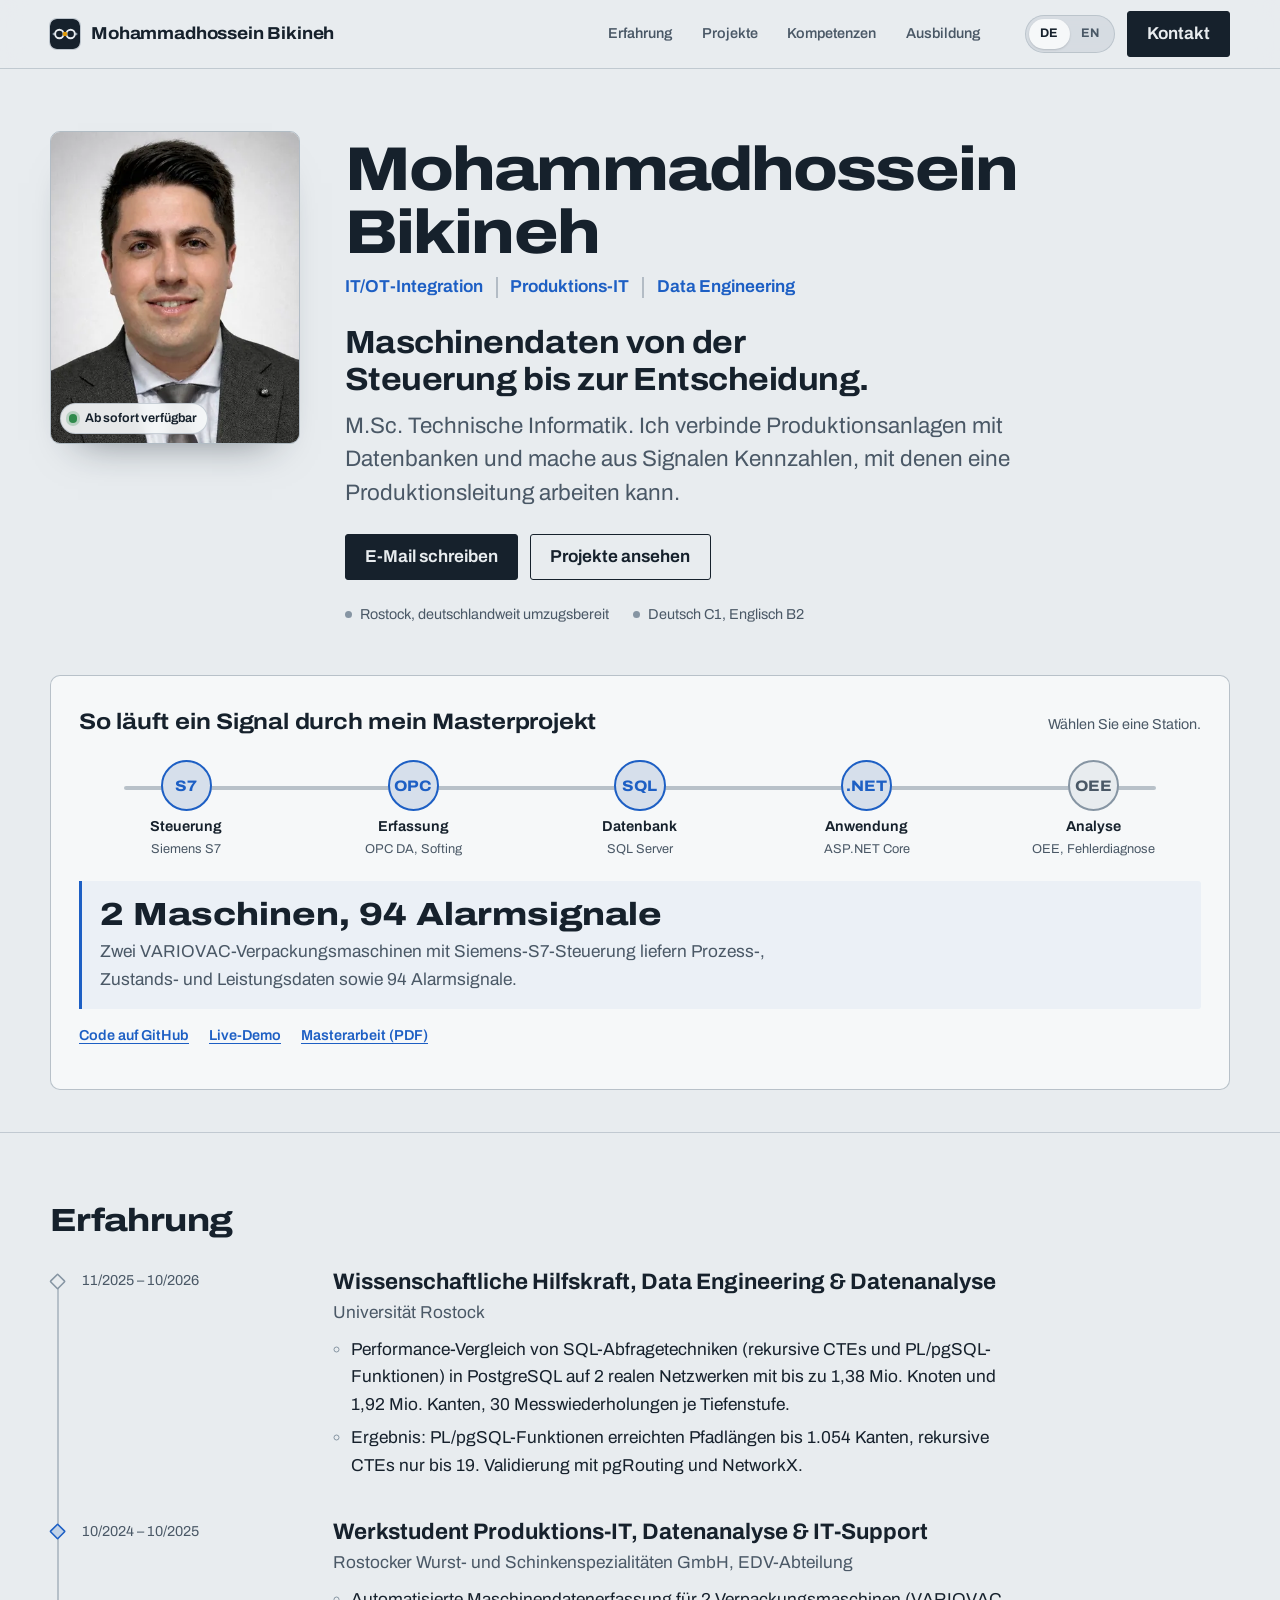
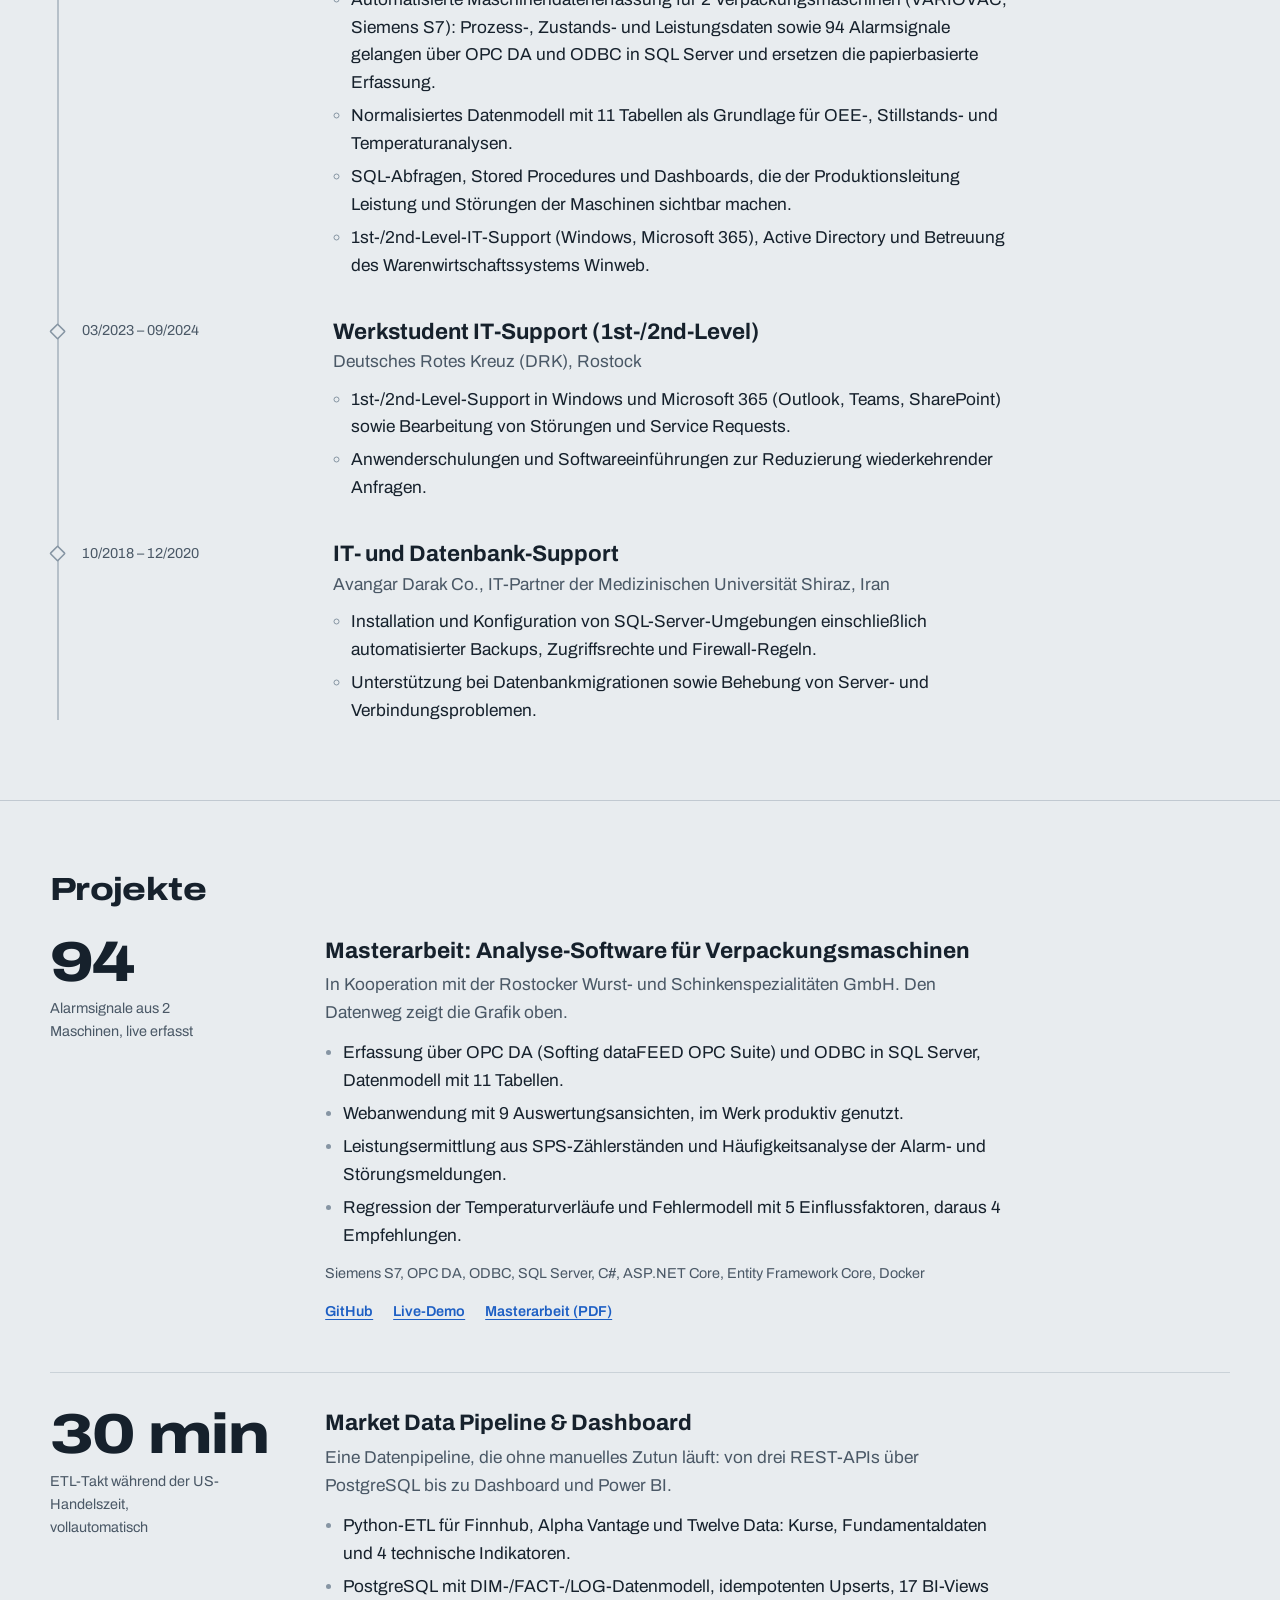
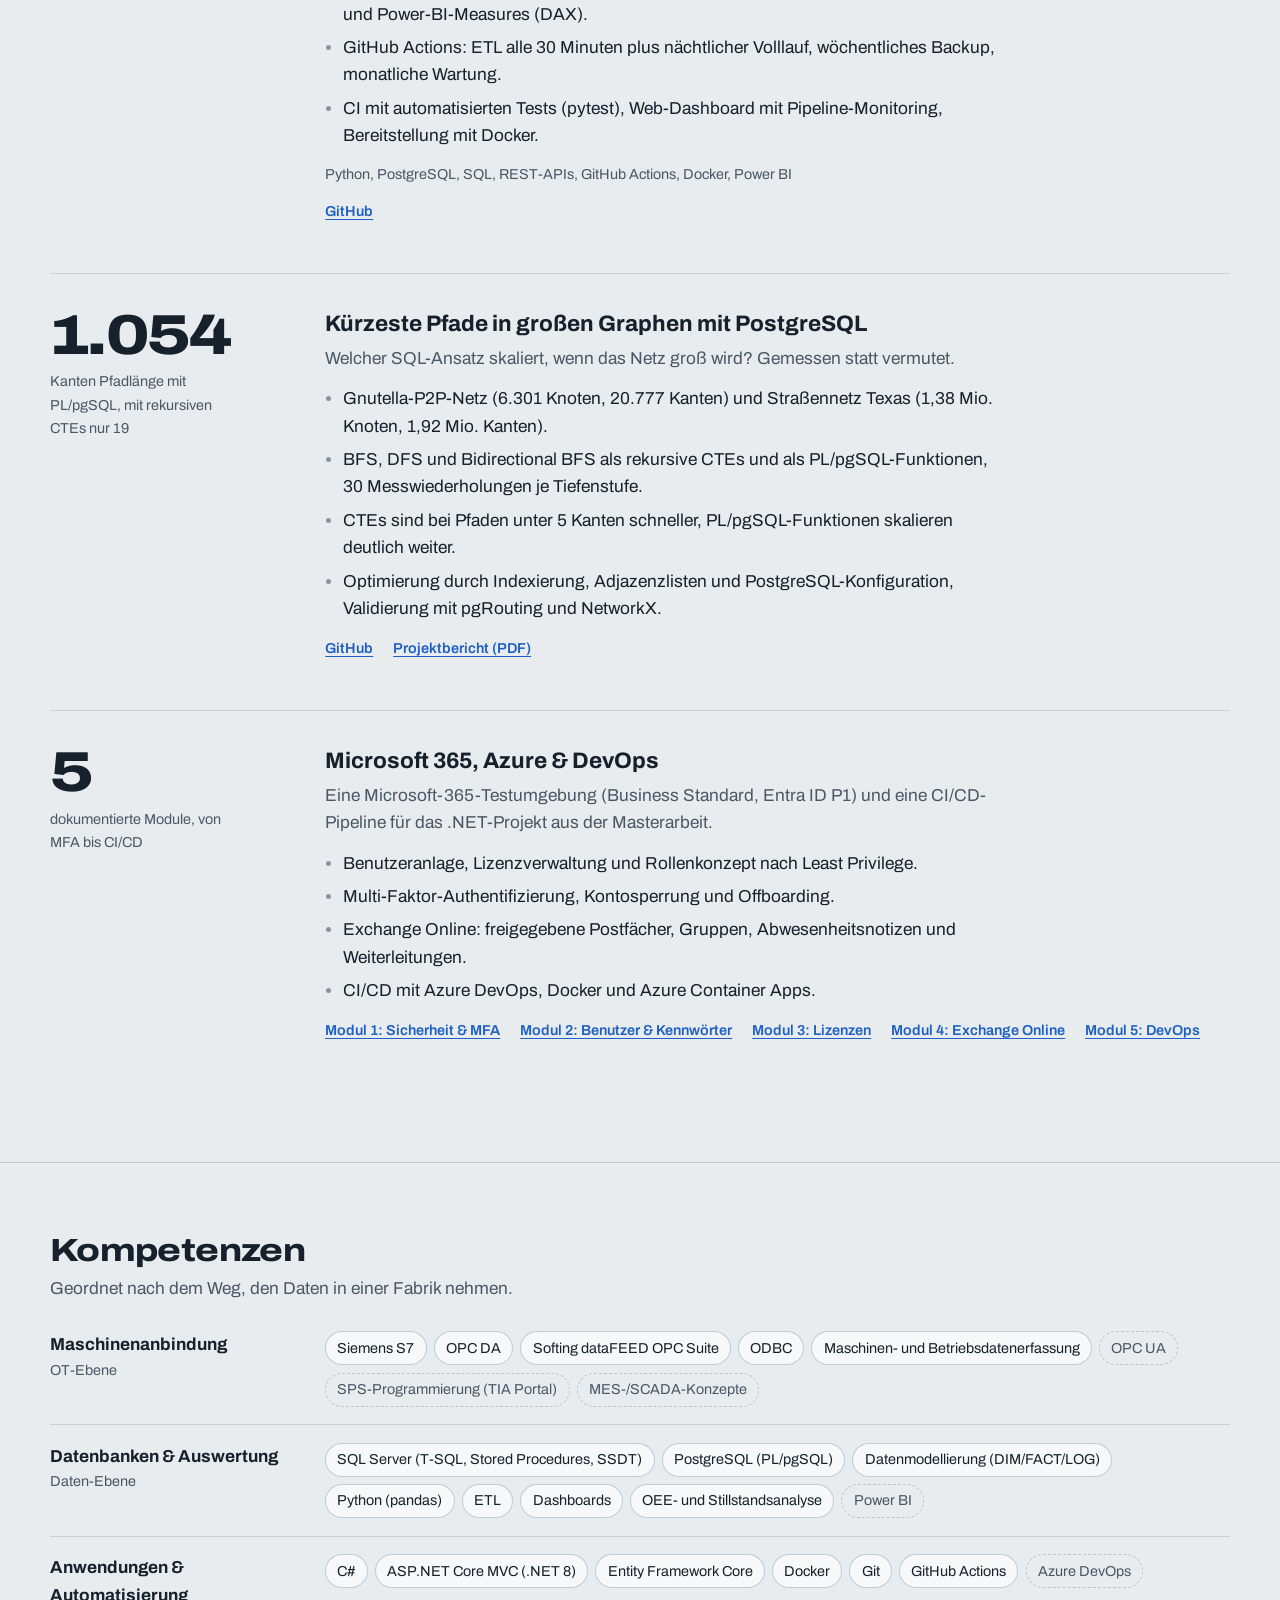
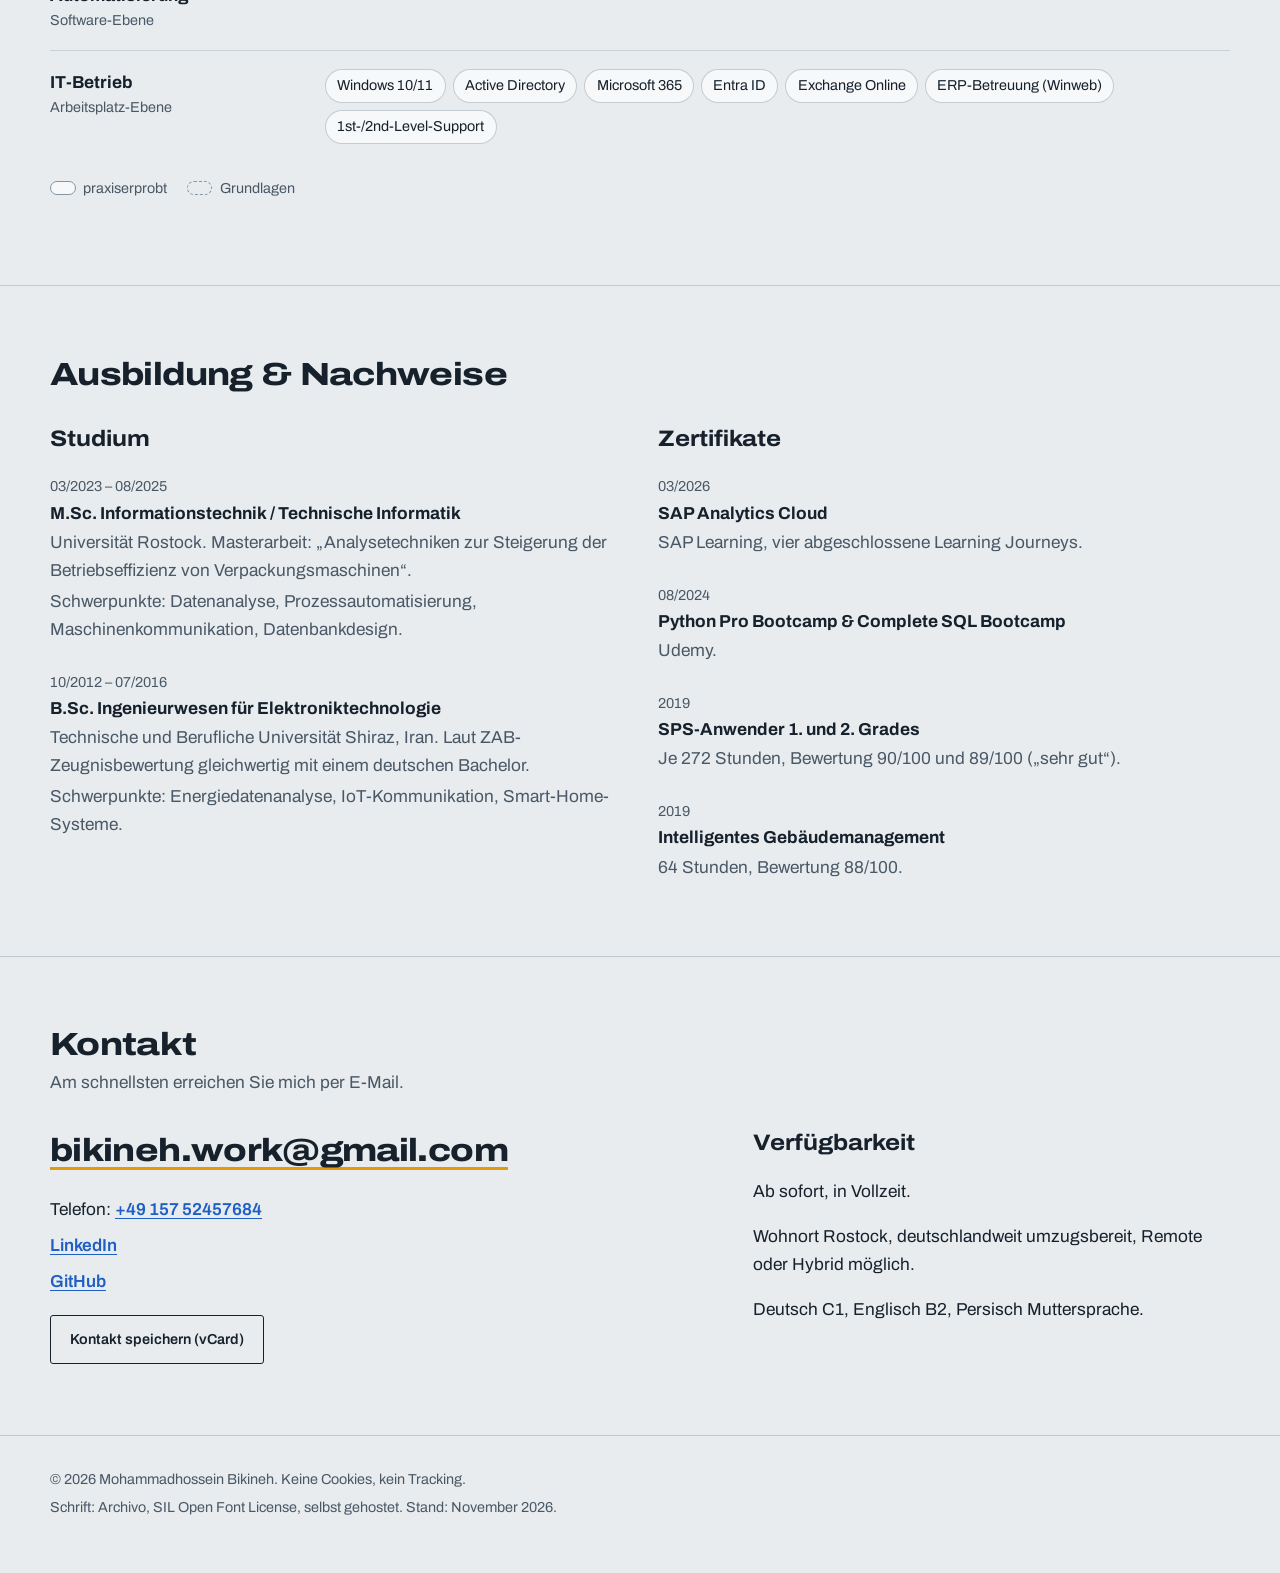
<file: index.html>
<!DOCTYPE html>
<html lang="de">
<head>
  <meta charset="utf-8">
  <meta name="viewport" content="width=device-width, initial-scale=1">
  <title>Mohammadhossein Bikineh | IT/OT-Integration &amp; Data Engineering</title>
  <meta name="description" content="Portfolio von Mohammadhossein Bikineh, M.Sc. Technische Informatik: Maschinendatenerfassung mit Siemens S7 und OPC, SQL Server, PostgreSQL und Python. Rostock, deutschlandweit umzugsbereit." data-i18n-attr="content:meta-desc">
  <link rel="canonical" href="https://bikineh-projekts.github.io/about-me/">
  <meta name="theme-color" content="#e8ecef" media="(prefers-color-scheme: light)">
  <meta name="theme-color" content="#131b23" media="(prefers-color-scheme: dark)">
  <meta property="og:type" content="profile">
  <meta property="og:title" content="Mohammadhossein Bikineh | IT/OT-Integration &amp; Data Engineering">
  <meta property="og:description" content="Portfolio von Mohammadhossein Bikineh, M.Sc. Technische Informatik: Maschinendatenerfassung mit Siemens S7 und OPC, SQL Server, PostgreSQL und Python. Rostock, deutschlandweit umzugsbereit.">
  <meta property="og:url" content="https://bikineh-projekts.github.io/about-me/">
  <meta property="og:image" content="https://bikineh-projekts.github.io/about-me/assets/portrait.jpg">
  <link rel="icon" href="assets/icon.svg" type="image/svg+xml">
  <link rel="preload" href="assets/archivo-latin.woff2" as="font" type="font/woff2" crossorigin>
  <link rel="stylesheet" href="assets/site.css">
  <script type="application/ld+json">{"@context": "https://schema.org", "@type": "Person", "name": "Mohammadhossein Bikineh", "jobTitle": "IT/OT-Integration & Data Engineering", "email": "mailto:bikineh.work@gmail.com", "url": "https://bikineh-projekts.github.io/about-me/", "image": "https://bikineh-projekts.github.io/about-me/assets/portrait.jpg", "sameAs": ["https://www.linkedin.com/in/bikineh", "https://github.com/Bikineh-Projekts"], "address": {"@type": "PostalAddress", "addressLocality": "Rostock", "addressCountry": "DE"}, "alumniOf": {"@type": "CollegeOrUniversity", "name": "Universität Rostock"}, "knowsLanguage": ["de", "en", "fa"], "knowsAbout": ["Siemens S7", "OPC", "SQL Server", "PostgreSQL", "Python", "ETL", "MES", "OEE", "C#", "ASP.NET Core"]}</script>
</head>
<body>
  <a class="skip" href="#main" data-i18n="skip">Zum Inhalt springen</a>

  <header class="bar">
    <div class="wrap">
      <a class="brand" href="#top"><img src="assets/icon.svg" width="30" height="30" alt=""><span class="brand-full">Mohammadhossein Bikineh</span><span class="brand-short">M. Bikineh</span></a>
      <nav class="nav" id="menu" aria-label="Hauptnavigation" data-i18n-attr="aria-label:nav-label">
        <a href="#experience" data-i18n="nav-exp">Erfahrung</a>
        <a href="#projects" data-i18n="nav-proj">Projekte</a>
        <a href="#skills" data-i18n="nav-skills">Kompetenzen</a>
        <a href="#education" data-i18n="nav-edu">Ausbildung</a>
        <a class="nav-contact" href="#contact" data-i18n="nav-contact">Kontakt</a>
      </nav>
      <div class="bar-end">
        <div class="seg" role="group" aria-label="Sprache" data-i18n-attr="aria-label:lang-group">
          <button type="button" data-lang="de" aria-pressed="true">DE</button><button type="button" data-lang="en" aria-pressed="false">EN</button>
        </div>
        <a class="btn btn-primary btn-sm cta-top" href="#contact" data-i18n="nav-contact">Kontakt</a>
        <button class="menu-btn" type="button" aria-expanded="false" aria-controls="menu" aria-label="Menü" data-i18n-attr="aria-label:menu"><span class="burger" aria-hidden="true"></span></button>
      </div>
    </div>
  </header>

  <main id="main">
    <section class="hero" id="top">
      <div class="wrap">
        <div class="hero-card">
          <figure class="portrait">
            <picture>
              <source srcset="assets/portrait.webp" type="image/webp">
              <img src="assets/portrait.jpg" width="480" height="480" alt="Porträt von Mohammadhossein Bikineh" data-i18n-attr="alt:portrait-alt" fetchpriority="high">
            </picture>
            <figcaption class="avail"><span class="pulse" aria-hidden="true"></span><span data-i18n="status-1">Ab sofort verfügbar</span></figcaption>
          </figure>
          <div class="hero-text">
            <h1 class="name">Mohammadhossein Bikineh</h1>
            <ul class="roles">
              <li data-i18n="role-1">IT/OT-Integration</li><li data-i18n="role-2">Produktions-IT</li><li data-i18n="role-3">Data Engineering</li>
            </ul>
            <p class="tagline" data-i18n="hero-h1">Maschinendaten von der Steuerung bis zur Entscheidung.</p>
            <p class="lead" data-i18n-html="hero-lead">M.Sc. Technische Informatik. Ich verbinde Produktionsanlagen mit Datenbanken und mache aus Signalen Kennzahlen, mit denen eine Produktionsleitung arbeiten kann.</p>
            <div class="actions">
              <a class="btn btn-primary" href="mailto:bikineh.work@gmail.com" data-i18n="btn-mail">E-Mail schreiben</a>
              <a class="btn btn-quiet" href="#projects" data-i18n="btn-proj">Projekte ansehen</a>
            </div>
            <ul class="status">
              <li class="on only-mobile" data-i18n="status-1">Ab sofort verfügbar</li>
              <li data-i18n="status-2">Rostock, deutschlandweit umzugsbereit</li>
              <li data-i18n="status-3">Deutsch C1, Englisch B2</li>
            </ul>
          </div>
        </div>

        <div class="path" aria-labelledby="path-h2">
          <div class="path-frame">
            <div class="path-head">
              <h2 id="path-h2" data-i18n="path-h2">So läuft ein Signal durch mein Masterprojekt</h2>
              <p data-i18n="path-hint">Wählen Sie eine Station.</p>
            </div>
            <div class="line">
              <span class="packet" aria-hidden="true"></span>
          <button class="node" type="button" aria-pressed="false" aria-controls="readout">
            <span class="dot" aria-hidden="true">S7</span>
            <span class="name" data-i18n="node-1">Steuerung</span>
            <span class="sub" data-i18n="node-1s">Siemens S7</span>
          </button>
          <button class="node" type="button" aria-pressed="false" aria-controls="readout">
            <span class="dot" aria-hidden="true">OPC</span>
            <span class="name" data-i18n="node-2">Erfassung</span>
            <span class="sub" data-i18n="node-2s">OPC DA, Softing</span>
          </button>
          <button class="node" type="button" aria-pressed="false" aria-controls="readout">
            <span class="dot" aria-hidden="true">SQL</span>
            <span class="name" data-i18n="node-3">Datenbank</span>
            <span class="sub" data-i18n="node-3s">SQL Server</span>
          </button>
          <button class="node" type="button" aria-pressed="false" aria-controls="readout">
            <span class="dot" aria-hidden="true">.NET</span>
            <span class="name" data-i18n="node-4">Anwendung</span>
            <span class="sub" data-i18n="node-4s">ASP.NET Core</span>
          </button>
          <button class="node" type="button" aria-pressed="false" aria-controls="readout">
            <span class="dot" aria-hidden="true">OEE</span>
            <span class="name" data-i18n="node-5">Analyse</span>
            <span class="sub" data-i18n="node-5s">OEE, Fehlerdiagnose</span>
          </button>
            </div>
            <div class="readout" id="readout" aria-live="polite">
              <div class="value" id="readout-value">2 Maschinen, 94 Alarmsignale</div>
              <p class="text" id="readout-text">Zwei VARIOVAC-Verpackungsmaschinen mit Siemens-S7-Steuerung liefern Prozess-, Zustands- und Leistungsdaten sowie 94 Alarmsignale.</p>
            </div>
            <p class="links"><a href="https://github.com/Bikineh-Projekts/Maschinen" target="_blank" rel="noopener"><span data-i18n="path-code">Code auf GitHub</span></a><a href="https://maschinen.onrender.com" target="_blank" rel="noopener"><span data-i18n="path-demo">Live-Demo</span></a><a href="https://drive.google.com/file/d/1zPazGEJl9pyEbR-EI68I0HswA4bzsf3S/view?usp=sharing" target="_blank" rel="noopener"><span data-i18n="path-thesis">Masterarbeit (PDF)</span></a></p>
          </div>
        </div>
      </div>
    </section>

    <section class="block" id="experience" aria-labelledby="exp-h2">
      <div class="wrap">
        <div class="block-head"><h2 id="exp-h2" data-i18n="exp-h2">Erfahrung</h2></div>
        <ol class="timeline">
        <li class="job">
          <time>11/2025 – 10/2026</time>
          <div>
            <h3 data-i18n="job1-h">Wissenschaftliche Hilfskraft, Data Engineering &amp; Datenanalyse</h3>
            <p class="org" data-i18n="job1-org">Universität Rostock</p>
            <ul data-i18n-html="job1-list"><li>Performance-Vergleich von SQL-Abfragetechniken (rekursive CTEs und PL/pgSQL-Funktionen) in PostgreSQL auf 2 realen Netzwerken mit bis zu 1,38 Mio. Knoten und 1,92 Mio. Kanten, 30 Messwiederholungen je Tiefenstufe.</li><li>Ergebnis: PL/pgSQL-Funktionen erreichten Pfadlängen bis 1.054 Kanten, rekursive CTEs nur bis 19. Validierung mit pgRouting und NetworkX.</li></ul>
          </div>
        </li>
        <li class="job key">
          <time>10/2024 – 10/2025</time>
          <div>
            <h3 data-i18n="job2-h">Werkstudent Produktions-IT, Datenanalyse &amp; IT-Support</h3>
            <p class="org" data-i18n="job2-org">Rostocker Wurst- und Schinkenspezialitäten GmbH, EDV-Abteilung</p>
            <ul data-i18n-html="job2-list"><li>Automatisierte Maschinendatenerfassung für 2 Verpackungsmaschinen (VARIOVAC, Siemens S7): Prozess-, Zustands- und Leistungsdaten sowie 94 Alarmsignale gelangen über OPC DA und ODBC in SQL Server und ersetzen die papierbasierte Erfassung.</li><li>Normalisiertes Datenmodell mit 11 Tabellen als Grundlage für OEE-, Stillstands- und Temperaturanalysen.</li><li>SQL-Abfragen, Stored Procedures und Dashboards, die der Produktionsleitung Leistung und Störungen der Maschinen sichtbar machen.</li><li>1st-/2nd-Level-IT-Support (Windows, Microsoft 365), Active Directory und Betreuung des Warenwirtschaftssystems Winweb.</li></ul>
          </div>
        </li>
        <li class="job">
          <time>03/2023 – 09/2024</time>
          <div>
            <h3 data-i18n="job3-h">Werkstudent IT-Support (1st-/2nd-Level)</h3>
            <p class="org" data-i18n="job3-org">Deutsches Rotes Kreuz (DRK), Rostock</p>
            <ul data-i18n-html="job3-list"><li>1st-/2nd-Level-Support in Windows und Microsoft 365 (Outlook, Teams, SharePoint) sowie Bearbeitung von Störungen und Service Requests.</li><li>Anwenderschulungen und Softwareeinführungen zur Reduzierung wiederkehrender Anfragen.</li></ul>
          </div>
        </li>
        <li class="job">
          <time>10/2018 – 12/2020</time>
          <div>
            <h3 data-i18n="job4-h">IT- und Datenbank-Support</h3>
            <p class="org" data-i18n="job4-org">Avangar Darak Co., IT-Partner der Medizinischen Universität Shiraz, Iran</p>
            <ul data-i18n-html="job4-list"><li>Installation und Konfiguration von SQL-Server-Umgebungen einschließlich automatisierter Backups, Zugriffsrechte und Firewall-Regeln.</li><li>Unterstützung bei Datenbankmigrationen sowie Behebung von Server- und Verbindungsproblemen.</li></ul>
          </div>
        </li>
        </ol>
      </div>
    </section>

    <section class="block" id="projects" aria-labelledby="proj-h2">
      <div class="wrap">
        <div class="block-head"><h2 id="proj-h2" data-i18n="proj-h2">Projekte</h2></div>
      <article class="proj">
        <p class="figure"><span class="num">94</span><span class="cap" data-i18n="p1-cap">Alarmsignale aus 2 Maschinen, live erfasst</span></p>
        <div>
          <h3 data-i18n="p1-h">Masterarbeit: Analyse-Software für Verpackungsmaschinen</h3>
          <p class="intro" data-i18n="p1-intro">In Kooperation mit der Rostocker Wurst- und Schinkenspezialitäten GmbH. Den Datenweg zeigt die Grafik oben.</p>
          <ul data-i18n-html="p1-list"><li>Erfassung über OPC DA (Softing dataFEED OPC Suite) und ODBC in SQL Server, Datenmodell mit 11 Tabellen.</li><li>Webanwendung mit 9 Auswertungsansichten, im Werk produktiv genutzt.</li><li>Leistungsermittlung aus SPS-Zählerständen und Häufigkeitsanalyse der Alarm- und Störungsmeldungen.</li><li>Regression der Temperaturverläufe und Fehlermodell mit 5 Einflussfaktoren, daraus 4 Empfehlungen.</li></ul>
            <p class="tech"><span data-i18n="p1-tech">Siemens S7, OPC DA, ODBC, SQL Server, C#, ASP.NET Core, Entity Framework Core, Docker</span></p>
          <p class="links"><a href="https://github.com/Bikineh-Projekts/Maschinen" target="_blank" rel="noopener"><span data-i18n="gh">GitHub</span></a><a href="https://maschinen.onrender.com" target="_blank" rel="noopener"><span data-i18n="path-demo">Live-Demo</span></a><a href="https://drive.google.com/file/d/1zPazGEJl9pyEbR-EI68I0HswA4bzsf3S/view?usp=sharing" target="_blank" rel="noopener"><span data-i18n="path-thesis">Masterarbeit (PDF)</span></a></p>
        </div>
      </article>
      <article class="proj">
        <p class="figure"><span class="num">30 min</span><span class="cap" data-i18n="p2-cap">ETL-Takt während der US-Handelszeit, vollautomatisch</span></p>
        <div>
          <h3 data-i18n="p2-h">Market Data Pipeline &amp; Dashboard</h3>
          <p class="intro" data-i18n="p2-intro">Eine Datenpipeline, die ohne manuelles Zutun läuft: von drei REST-APIs über PostgreSQL bis zu Dashboard und Power BI.</p>
          <ul data-i18n-html="p2-list"><li>Python-ETL für Finnhub, Alpha Vantage und Twelve Data: Kurse, Fundamentaldaten und 4 technische Indikatoren.</li><li>PostgreSQL mit DIM-/FACT-/LOG-Datenmodell, idempotenten Upserts, 17 BI-Views und Power-BI-Measures (DAX).</li><li>GitHub Actions: ETL alle 30 Minuten plus nächtlicher Volllauf, wöchentliches Backup, monatliche Wartung.</li><li>CI mit automatisierten Tests (pytest), Web-Dashboard mit Pipeline-Monitoring, Bereitstellung mit Docker.</li></ul>
            <p class="tech"><span data-i18n="p2-tech">Python, PostgreSQL, SQL, REST-APIs, GitHub Actions, Docker, Power BI</span></p>
          <p class="links"><a href="https://github.com/Bikineh-Projekts/market_pipeline-Aktiv" target="_blank" rel="noopener"><span data-i18n="gh">GitHub</span></a></p>
        </div>
      </article>
      <article class="proj">
        <p class="figure"><span class="num" data-i18n="p3-num">1.054</span><span class="cap" data-i18n="p3-cap">Kanten Pfadlänge mit PL/pgSQL, mit rekursiven CTEs nur 19</span></p>
        <div>
          <h3 data-i18n="p3-h">Kürzeste Pfade in großen Graphen mit PostgreSQL</h3>
          <p class="intro" data-i18n="p3-intro">Welcher SQL-Ansatz skaliert, wenn das Netz groß wird? Gemessen statt vermutet.</p>
          <ul data-i18n-html="p3-list"><li>Gnutella-P2P-Netz (6.301 Knoten, 20.777 Kanten) und Straßennetz Texas (1,38 Mio. Knoten, 1,92 Mio. Kanten).</li><li>BFS, DFS und Bidirectional BFS als rekursive CTEs und als PL/pgSQL-Funktionen, 30 Messwiederholungen je Tiefenstufe.</li><li>CTEs sind bei Pfaden unter 5 Kanten schneller, PL/pgSQL-Funktionen skalieren deutlich weiter.</li><li>Optimierung durch Indexierung, Adjazenzlisten und PostgreSQL-Konfiguration, Validierung mit pgRouting und NetworkX.</li></ul>
          <p class="links"><a href="https://github.com/Bikineh-Projekts/graphsql" target="_blank" rel="noopener"><span data-i18n="gh">GitHub</span></a><a href="https://drive.google.com/file/d/1un1coiAS_82-Wfou5ntCf7Vi5YGE7xXF/view?usp=sharing" target="_blank" rel="noopener"><span data-i18n="p3-report">Projektbericht (PDF)</span></a></p>
        </div>
      </article>
      <article class="proj">
        <p class="figure"><span class="num">5</span><span class="cap" data-i18n="p4-cap">dokumentierte Module, von MFA bis CI/CD</span></p>
        <div>
          <h3 data-i18n="p4-h">Microsoft 365, Azure &amp; DevOps</h3>
          <p class="intro" data-i18n="p4-intro">Eine Microsoft-365-Testumgebung (Business Standard, Entra ID P1) und eine CI/CD-Pipeline für das .NET-Projekt aus der Masterarbeit.</p>
          <ul data-i18n-html="p4-list"><li>Benutzeranlage, Lizenzverwaltung und Rollenkonzept nach Least Privilege.</li><li>Multi-Faktor-Authentifizierung, Kontosperrung und Offboarding.</li><li>Exchange Online: freigegebene Postfächer, Gruppen, Abwesenheitsnotizen und Weiterleitungen.</li><li>CI/CD mit Azure DevOps, Docker und Azure Container Apps.</li></ul>
          <p class="links"><a href="https://drive.google.com/file/d/1ILyAC1vKqlSgPbrPonMSdryeAYAclz9P/view?usp=drive_open" target="_blank" rel="noopener"><span data-i18n="p4-m1">Modul 1: Sicherheit &amp; MFA</span></a><a href="https://drive.google.com/file/d/1n_89GwKypf6qHycb_MNFIdBsYJHRN5VA/view" target="_blank" rel="noopener"><span data-i18n="p4-m2">Modul 2: Benutzer &amp; Kennwörter</span></a><a href="https://drive.google.com/file/d/194wrOJuB2_FyaYvn5F35luBUvE0mfZZ6/view" target="_blank" rel="noopener"><span data-i18n="p4-m3">Modul 3: Lizenzen</span></a><a href="https://drive.google.com/file/d/1Fk78nUW6ehT1Qo3F62R-lHHo4fKTVamd/view" target="_blank" rel="noopener"><span data-i18n="p4-m4">Modul 4: Exchange Online</span></a><a href="https://drive.google.com/file/d/1ZKMVS3x_FH0HAXA49upNzpz1xIlKl5Gu/view" target="_blank" rel="noopener"><span data-i18n="p4-m5">Modul 5: DevOps</span></a></p>
        </div>
      </article>
      </div>
    </section>

    <section class="block" id="skills" aria-labelledby="skills-h2">
      <div class="wrap">
        <div class="block-head">
          <h2 id="skills-h2" data-i18n="skills-h2">Kompetenzen</h2>
          <p data-i18n="skills-p">Geordnet nach dem Weg, den Daten in einer Fabrik nehmen.</p>
        </div>
        <div class="layers">
        <div class="layer">
          <h3><span data-i18n="l1-h">Maschinenanbindung</span><small data-i18n="l1-s">OT-Ebene</small></h3>
          <ul class="chips"><li>Siemens S7</li><li>OPC DA</li><li>Softing dataFEED OPC Suite</li><li>ODBC</li><li data-i18n="c-mde">Maschinen- und Betriebsdatenerfassung</li><li class="basic">OPC UA</li><li class="basic" data-i18n="c-sps">SPS-Programmierung (TIA Portal)</li><li class="basic" data-i18n="c-mes">MES-/SCADA-Konzepte</li></ul>
        </div>
        <div class="layer">
          <h3><span data-i18n="l2-h">Datenbanken &amp; Auswertung</span><small data-i18n="l2-s">Daten-Ebene</small></h3>
          <ul class="chips"><li>SQL Server (T-SQL, Stored Procedures, SSDT)</li><li>PostgreSQL (PL/pgSQL)</li><li data-i18n="c-model">Datenmodellierung (DIM/FACT/LOG)</li><li>Python (pandas)</li><li>ETL</li><li>Dashboards</li><li data-i18n="c-oee">OEE- und Stillstandsanalyse</li><li class="basic">Power BI</li></ul>
        </div>
        <div class="layer">
          <h3><span data-i18n="l3-h">Anwendungen &amp; Automatisierung</span><small data-i18n="l3-s">Software-Ebene</small></h3>
          <ul class="chips"><li>C#</li><li>ASP.NET Core MVC (.NET 8)</li><li>Entity Framework Core</li><li>Docker</li><li>Git</li><li>GitHub Actions</li><li class="basic">Azure DevOps</li></ul>
        </div>
        <div class="layer">
          <h3><span data-i18n="l4-h">IT-Betrieb</span><small data-i18n="l4-s">Arbeitsplatz-Ebene</small></h3>
          <ul class="chips"><li>Windows 10/11</li><li>Active Directory</li><li>Microsoft 365</li><li>Entra ID</li><li>Exchange Online</li><li data-i18n="c-erp">ERP-Betreuung (Winweb)</li><li data-i18n="c-support">1st-/2nd-Level-Support</li></ul>
        </div>
        </div>
        <p class="legend"><span data-i18n="lg-solid">praxiserprobt</span><span class="basic" data-i18n="lg-basic">Grundlagen</span></p>
      </div>
    </section>

    <section class="block" id="education" aria-labelledby="edu-h2">
      <div class="wrap">
        <div class="block-head"><h2 id="edu-h2" data-i18n="edu-h2">Ausbildung & Nachweise</h2></div>
        <div class="split">
          <div>
            <h3 class="col" data-i18n="edu-col1">Studium</h3>
          <div class="entry">
            <time>03/2023 – 08/2025</time>
            <h3 data-i18n="e1-h">M.Sc. Informationstechnik / Technische Informatik</h3>
            <p data-i18n="e1-p">Universität Rostock. Masterarbeit: „Analysetechniken zur Steigerung der Betriebseffizienz von Verpackungsmaschinen“.</p>
            <p data-i18n="e1-f">Schwerpunkte: Datenanalyse, Prozessautomatisierung, Maschinenkommunikation, Datenbankdesign.</p>
          </div>
          <div class="entry">
            <time>10/2012 – 07/2016</time>
            <h3 data-i18n="e2-h">B.Sc. Ingenieurwesen für Elektroniktechnologie</h3>
            <p data-i18n="e2-p">Technische und Berufliche Universität Shiraz, Iran. Laut ZAB-Zeugnisbewertung gleichwertig mit einem deutschen Bachelor.</p>
            <p data-i18n="e2-f">Schwerpunkte: Energiedatenanalyse, IoT-Kommunikation, Smart-Home-Systeme.</p>
          </div>
          </div>
          <div>
            <h3 class="col" data-i18n="edu-col2">Zertifikate</h3>
          <div class="entry">
            <time>03/2026</time>
            <h3 data-i18n="z1-h">SAP Analytics Cloud</h3>
            <p data-i18n="z1-p">SAP Learning, vier abgeschlossene Learning Journeys.</p>
          </div>
          <div class="entry">
            <time>08/2024</time>
            <h3 data-i18n="z2-h">Python Pro Bootcamp &amp; Complete SQL Bootcamp</h3>
            <p data-i18n="z2-p">Udemy.</p>
          </div>
          <div class="entry">
            <time>2019</time>
            <h3 data-i18n="z3-h">SPS-Anwender 1. und 2. Grades</h3>
            <p data-i18n="z3-p">Je 272 Stunden, Bewertung 90/100 und 89/100 („sehr gut“).</p>
          </div>
          <div class="entry">
            <time>2019</time>
            <h3 data-i18n="z4-h">Intelligentes Gebäudemanagement</h3>
            <p data-i18n="z4-p">64 Stunden, Bewertung 88/100.</p>
          </div>
          </div>
        </div>
      </div>
    </section>

    <section class="block contact" id="contact" aria-labelledby="contact-h2">
      <div class="wrap">
        <div class="block-head">
          <h2 id="contact-h2" data-i18n="contact-h2">Kontakt</h2>
          <p data-i18n="contact-p">Am schnellsten erreichen Sie mich per E-Mail.</p>
        </div>
        <div class="contact-grid">
          <div>
            <a class="mail" href="mailto:bikineh.work@gmail.com">bikineh.work@gmail.com</a>
            <ul class="channels">
              <li><span data-i18n="ch-phone">Telefon</span>: <a href="tel:+4915752457684">+49 157 52457684</a></li>
              <li><a href="https://www.linkedin.com/in/bikineh" target="_blank" rel="noopener">LinkedIn</a></li>
              <li><a href="https://github.com/Bikineh-Projekts" target="_blank" rel="noopener">GitHub</a></li>
            </ul>
            <button class="btn btn-quiet vcard" id="vcard" type="button" data-i18n="vcard">Kontakt speichern (vCard)</button>
          </div>
          <div>
            <h3 class="col" data-i18n="avail-h">Verfügbarkeit</h3>
            <p data-i18n="avail-1">Ab sofort, in Vollzeit.</p>
            <p data-i18n="avail-2">Wohnort Rostock, deutschlandweit umzugsbereit, Remote oder Hybrid möglich.</p>
            <p data-i18n="avail-3">Deutsch C1, Englisch B2, Persisch Muttersprache.</p>
          </div>
        </div>
      </div>
    </section>
  </main>

  <footer>
    <div class="wrap">
      <p data-i18n="foot-1">© 2026 Mohammadhossein Bikineh. Keine Cookies, kein Tracking.</p>
      <p data-i18n="foot-2">Schrift: Archivo, SIL Open Font License, selbst gehostet. Stand: November 2026.</p>
    </div>
  </footer>

  <script type="application/json" id="i18n">{"de": {"meta-title": "Mohammadhossein Bikineh | IT/OT-Integration & Data Engineering", "meta-desc": "Portfolio von Mohammadhossein Bikineh, M.Sc. Technische Informatik: Maschinendatenerfassung mit Siemens S7 und OPC, SQL Server, PostgreSQL und Python. Rostock, deutschlandweit umzugsbereit.", "skip": "Zum Inhalt springen", "lang-switch": "Sprache auf Englisch umstellen", "nav-exp": "Erfahrung", "nav-proj": "Projekte", "nav-skills": "Kompetenzen", "nav-edu": "Ausbildung", "nav-contact": "Kontakt", "role-1": "IT/OT-Integration", "role-2": "Produktions-IT", "role-3": "Data Engineering", "menu": "Menü", "lang-group": "Sprache", "nav-label": "Hauptnavigation", "hero-h1": "Maschinendaten von der Steuerung bis zur Entscheidung.", "hero-lead": "M.Sc. Technische Informatik. Ich verbinde Produktionsanlagen mit Datenbanken und mache aus Signalen Kennzahlen, mit denen eine Produktionsleitung arbeiten kann.", "btn-mail": "E-Mail schreiben", "btn-proj": "Projekte ansehen", "status-1": "Ab sofort verfügbar", "status-2": "Rostock, deutschlandweit umzugsbereit", "status-3": "Deutsch C1, Englisch B2", "portrait-alt": "Porträt von Mohammadhossein Bikineh", "path-h2": "So läuft ein Signal durch mein Masterprojekt", "path-hint": "Wählen Sie eine Station.", "node-1": "Steuerung", "node-1s": "Siemens S7", "node-2": "Erfassung", "node-2s": "OPC DA, Softing", "node-3": "Datenbank", "node-3s": "SQL Server", "node-4": "Anwendung", "node-4s": "ASP.NET Core", "node-5": "Analyse", "node-5s": "OEE, Fehlerdiagnose", "stage1-value": "2 Maschinen, 94 Alarmsignale", "stage1-text": "Zwei VARIOVAC-Verpackungsmaschinen mit Siemens-S7-Steuerung liefern Prozess-, Zustands- und Leistungsdaten sowie 94 Alarmsignale.", "stage2-value": "OPC DA, dann ODBC", "stage2-text": "Softing dataFEED liest die Werte als OPC-Tags aus den Datenbausteinen der Steuerung und schreibt sie zeitgesteuert per ODBC in die Datenbank. Rohwerte im Zehntel-Format, etwa 432, werden zu 43,2 °C.", "stage3-value": "11 Tabellen", "stage3-text": "Ein normalisiertes Datenmodell für Maschinen-, Leistungs-, Temperatur-, Alarm-, Zustands- und Störungsdaten ist die Grundlage für OEE- und Stillstandsanalysen.", "stage4-value": "9 Ansichten, produktiv im Werk", "stage4-text": "Eine Webanwendung zeigt Leistung, Temperatur, Alarme, Zustände, Störungen und Planung live an. Sie ist im Werk produktiv im Einsatz.", "stage5-value": "5 Einflussfaktoren, 4 Empfehlungen", "stage5-text": "Stückweise Regression der Temperaturverläufe und ein Fehlerwahrscheinlichkeitsmodell. Daraus entstanden Empfehlungen, unter anderem die Migration von OPC DA auf OPC UA.", "path-code": "Code auf GitHub", "path-demo": "Live-Demo", "path-thesis": "Masterarbeit (PDF)", "exp-h2": "Erfahrung", "job1-h": "Wissenschaftliche Hilfskraft, Data Engineering & Datenanalyse", "job1-org": "Universität Rostock", "job1-list": "<li>Performance-Vergleich von SQL-Abfragetechniken (rekursive CTEs und PL/pgSQL-Funktionen) in PostgreSQL auf 2 realen Netzwerken mit bis zu 1,38 Mio. Knoten und 1,92 Mio. Kanten, 30 Messwiederholungen je Tiefenstufe.</li><li>Ergebnis: PL/pgSQL-Funktionen erreichten Pfadlängen bis 1.054 Kanten, rekursive CTEs nur bis 19. Validierung mit pgRouting und NetworkX.</li>", "job2-h": "Werkstudent Produktions-IT, Datenanalyse & IT-Support", "job2-org": "Rostocker Wurst- und Schinkenspezialitäten GmbH, EDV-Abteilung", "job2-list": "<li>Automatisierte Maschinendatenerfassung für 2 Verpackungsmaschinen (VARIOVAC, Siemens S7): Prozess-, Zustands- und Leistungsdaten sowie 94 Alarmsignale gelangen über OPC DA und ODBC in SQL Server und ersetzen die papierbasierte Erfassung.</li><li>Normalisiertes Datenmodell mit 11 Tabellen als Grundlage für OEE-, Stillstands- und Temperaturanalysen.</li><li>SQL-Abfragen, Stored Procedures und Dashboards, die der Produktionsleitung Leistung und Störungen der Maschinen sichtbar machen.</li><li>1st-/2nd-Level-IT-Support (Windows, Microsoft 365), Active Directory und Betreuung des Warenwirtschaftssystems Winweb.</li>", "job3-h": "Werkstudent IT-Support (1st-/2nd-Level)", "job3-org": "Deutsches Rotes Kreuz (DRK), Rostock", "job3-list": "<li>1st-/2nd-Level-Support in Windows und Microsoft 365 (Outlook, Teams, SharePoint) sowie Bearbeitung von Störungen und Service Requests.</li><li>Anwenderschulungen und Softwareeinführungen zur Reduzierung wiederkehrender Anfragen.</li>", "job4-h": "IT- und Datenbank-Support", "job4-org": "Avangar Darak Co., IT-Partner der Medizinischen Universität Shiraz, Iran", "job4-list": "<li>Installation und Konfiguration von SQL-Server-Umgebungen einschließlich automatisierter Backups, Zugriffsrechte und Firewall-Regeln.</li><li>Unterstützung bei Datenbankmigrationen sowie Behebung von Server- und Verbindungsproblemen.</li>", "proj-h2": "Projekte", "p1-cap": "Alarmsignale aus 2 Maschinen, live erfasst", "p1-h": "Masterarbeit: Analyse-Software für Verpackungsmaschinen", "p1-intro": "In Kooperation mit der Rostocker Wurst- und Schinkenspezialitäten GmbH. Den Datenweg zeigt die Grafik oben.", "p1-list": "<li>Erfassung über OPC DA (Softing dataFEED OPC Suite) und ODBC in SQL Server, Datenmodell mit 11 Tabellen.</li><li>Webanwendung mit 9 Auswertungsansichten, im Werk produktiv genutzt.</li><li>Leistungsermittlung aus SPS-Zählerständen und Häufigkeitsanalyse der Alarm- und Störungsmeldungen.</li><li>Regression der Temperaturverläufe und Fehlermodell mit 5 Einflussfaktoren, daraus 4 Empfehlungen.</li>", "p1-tech": "Siemens S7, OPC DA, ODBC, SQL Server, C#, ASP.NET Core, Entity Framework Core, Docker", "p2-cap": "ETL-Takt während der US-Handelszeit, vollautomatisch", "p2-h": "Market Data Pipeline & Dashboard", "p2-intro": "Eine Datenpipeline, die ohne manuelles Zutun läuft: von drei REST-APIs über PostgreSQL bis zu Dashboard und Power BI.", "p2-list": "<li>Python-ETL für Finnhub, Alpha Vantage und Twelve Data: Kurse, Fundamentaldaten und 4 technische Indikatoren.</li><li>PostgreSQL mit DIM-/FACT-/LOG-Datenmodell, idempotenten Upserts, 17 BI-Views und Power-BI-Measures (DAX).</li><li>GitHub Actions: ETL alle 30 Minuten plus nächtlicher Volllauf, wöchentliches Backup, monatliche Wartung.</li><li>CI mit automatisierten Tests (pytest), Web-Dashboard mit Pipeline-Monitoring, Bereitstellung mit Docker.</li>", "p2-tech": "Python, PostgreSQL, SQL, REST-APIs, GitHub Actions, Docker, Power BI", "p3-num": "1.054", "p3-cap": "Kanten Pfadlänge mit PL/pgSQL, mit rekursiven CTEs nur 19", "p3-h": "Kürzeste Pfade in großen Graphen mit PostgreSQL", "p3-intro": "Welcher SQL-Ansatz skaliert, wenn das Netz groß wird? Gemessen statt vermutet.", "p3-list": "<li>Gnutella-P2P-Netz (6.301 Knoten, 20.777 Kanten) und Straßennetz Texas (1,38 Mio. Knoten, 1,92 Mio. Kanten).</li><li>BFS, DFS und Bidirectional BFS als rekursive CTEs und als PL/pgSQL-Funktionen, 30 Messwiederholungen je Tiefenstufe.</li><li>CTEs sind bei Pfaden unter 5 Kanten schneller, PL/pgSQL-Funktionen skalieren deutlich weiter.</li><li>Optimierung durch Indexierung, Adjazenzlisten und PostgreSQL-Konfiguration, Validierung mit pgRouting und NetworkX.</li>", "p3-report": "Projektbericht (PDF)", "p4-cap": "dokumentierte Module, von MFA bis CI/CD", "p4-h": "Microsoft 365, Azure & DevOps", "p4-intro": "Eine Microsoft-365-Testumgebung (Business Standard, Entra ID P1) und eine CI/CD-Pipeline für das .NET-Projekt aus der Masterarbeit.", "p4-list": "<li>Benutzeranlage, Lizenzverwaltung und Rollenkonzept nach Least Privilege.</li><li>Multi-Faktor-Authentifizierung, Kontosperrung und Offboarding.</li><li>Exchange Online: freigegebene Postfächer, Gruppen, Abwesenheitsnotizen und Weiterleitungen.</li><li>CI/CD mit Azure DevOps, Docker und Azure Container Apps.</li>", "p4-m1": "Modul 1: Sicherheit & MFA", "p4-m2": "Modul 2: Benutzer & Kennwörter", "p4-m3": "Modul 3: Lizenzen", "p4-m4": "Modul 4: Exchange Online", "p4-m5": "Modul 5: DevOps", "gh": "GitHub", "skills-h2": "Kompetenzen", "skills-p": "Geordnet nach dem Weg, den Daten in einer Fabrik nehmen.", "lg-solid": "praxiserprobt", "lg-basic": "Grundlagen", "l1-h": "Maschinenanbindung", "l1-s": "OT-Ebene", "l2-h": "Datenbanken & Auswertung", "l2-s": "Daten-Ebene", "l3-h": "Anwendungen & Automatisierung", "l3-s": "Software-Ebene", "l4-h": "IT-Betrieb", "l4-s": "Arbeitsplatz-Ebene", "c-mde": "Maschinen- und Betriebsdatenerfassung", "c-sps": "SPS-Programmierung (TIA Portal)", "c-mes": "MES-/SCADA-Konzepte", "c-model": "Datenmodellierung (DIM/FACT/LOG)", "c-oee": "OEE- und Stillstandsanalyse", "c-support": "1st-/2nd-Level-Support", "c-erp": "ERP-Betreuung (Winweb)", "edu-h2": "Ausbildung & Nachweise", "edu-col1": "Studium", "edu-col2": "Zertifikate", "e1-h": "M.Sc. Informationstechnik / Technische Informatik", "e1-p": "Universität Rostock. Masterarbeit: „Analysetechniken zur Steigerung der Betriebseffizienz von Verpackungsmaschinen“.", "e1-f": "Schwerpunkte: Datenanalyse, Prozessautomatisierung, Maschinenkommunikation, Datenbankdesign.", "e2-h": "B.Sc. Ingenieurwesen für Elektroniktechnologie", "e2-p": "Technische und Berufliche Universität Shiraz, Iran. Laut ZAB-Zeugnisbewertung gleichwertig mit einem deutschen Bachelor.", "e2-f": "Schwerpunkte: Energiedatenanalyse, IoT-Kommunikation, Smart-Home-Systeme.", "z1-h": "SAP Analytics Cloud", "z1-p": "SAP Learning, vier abgeschlossene Learning Journeys.", "z2-h": "Python Pro Bootcamp & Complete SQL Bootcamp", "z2-p": "Udemy.", "z3-h": "SPS-Anwender 1. und 2. Grades", "z3-p": "Je 272 Stunden, Bewertung 90/100 und 89/100 („sehr gut“).", "z4-h": "Intelligentes Gebäudemanagement", "z4-p": "64 Stunden, Bewertung 88/100.", "contact-h2": "Kontakt", "contact-p": "Am schnellsten erreichen Sie mich per E-Mail.", "ch-phone": "Telefon", "vcard": "Kontakt speichern (vCard)", "avail-h": "Verfügbarkeit", "avail-1": "Ab sofort, in Vollzeit.", "avail-2": "Wohnort Rostock, deutschlandweit umzugsbereit, Remote oder Hybrid möglich.", "avail-3": "Deutsch C1, Englisch B2, Persisch Muttersprache.", "foot-1": "© 2026 Mohammadhossein Bikineh. Keine Cookies, kein Tracking.", "foot-2": "Schrift: Archivo, SIL Open Font License, selbst gehostet. Stand: November 2026."}, "en": {"meta-title": "Mohammadhossein Bikineh | IT/OT Integration & Data Engineering", "meta-desc": "Portfolio of Mohammadhossein Bikineh, M.Sc. Technical Computer Science: machine data acquisition with Siemens S7 and OPC, SQL Server, PostgreSQL and Python. Based in Rostock, open to relocating across Germany.", "skip": "Skip to content", "lang-switch": "Switch language to German", "nav-exp": "Experience", "nav-proj": "Projects", "nav-skills": "Skills", "nav-edu": "Education", "nav-contact": "Contact", "role-1": "IT/OT integration", "role-2": "Production IT", "role-3": "Data engineering", "menu": "Menu", "lang-group": "Language", "nav-label": "Main navigation", "hero-h1": "Machine data, from the controller to the decision.", "hero-lead": "M.Sc. in Technical Computer Science. I connect production machines to databases and turn their signals into figures that production managers can work with.", "btn-mail": "Send an email", "btn-proj": "See projects", "status-1": "Available now", "status-2": "Rostock, open to relocating across Germany", "status-3": "German C1, English B2", "portrait-alt": "Portrait of Mohammadhossein Bikineh", "path-h2": "How a signal travels through my master’s project", "path-hint": "Select a stage.", "node-1": "Controller", "node-1s": "Siemens S7", "node-2": "Acquisition", "node-2s": "OPC DA, Softing", "node-3": "Database", "node-3s": "SQL Server", "node-4": "Application", "node-4s": "ASP.NET Core", "node-5": "Analysis", "node-5s": "OEE, fault diagnosis", "stage1-value": "2 machines, 94 alarm signals", "stage1-text": "Two VARIOVAC packaging machines with Siemens S7 controllers deliver process, state and performance data plus 94 alarm signals.", "stage2-value": "OPC DA, then ODBC", "stage2-text": "Softing dataFEED reads the values as OPC tags from the controller’s data blocks and writes them to the database via ODBC on a schedule. Raw values in tenths, such as 432, become 43.2 °C.", "stage3-value": "11 tables", "stage3-text": "A normalised data model for machine, performance, temperature, alarm, state and fault data is the basis for OEE and downtime analyses.", "stage4-value": "9 views, in use at the plant", "stage4-text": "A web application shows performance, temperature, alarms, states, faults and planning live. It is in productive use at the plant.", "stage5-value": "5 factors, 4 recommendations", "stage5-text": "Piecewise regression of temperature curves and a fault probability model. They led to recommendations, including the migration from OPC DA to OPC UA.", "path-code": "Code on GitHub", "path-demo": "Live demo", "path-thesis": "Master’s thesis (PDF)", "exp-h2": "Experience", "job1-h": "Research assistant, data engineering & data analysis", "job1-org": "University of Rostock", "job1-list": "<li>Performance comparison of SQL query techniques (recursive CTEs and PL/pgSQL functions) in PostgreSQL on 2 real networks with up to 1.38 million nodes and 1.92 million edges, 30 repetitions per depth level.</li><li>Result: PL/pgSQL functions reached path lengths of up to 1,054 edges, recursive CTEs only 19. Validated with pgRouting and NetworkX.</li>", "job2-h": "Working student, production IT, data analysis & IT support", "job2-org": "Rostocker Wurst- und Schinkenspezialitäten GmbH, IT department", "job2-list": "<li>Automated machine data acquisition for 2 packaging machines (VARIOVAC, Siemens S7): process, state and performance data plus 94 alarm signals flow via OPC DA and ODBC into SQL Server, replacing paper-based recording.</li><li>Normalised data model with 11 tables as the basis for OEE, downtime and temperature analyses.</li><li>SQL queries, stored procedures and dashboards that make machine performance and faults visible to production management.</li><li>1st/2nd-level IT support (Windows, Microsoft 365), Active Directory and support of the Winweb ERP system.</li>", "job3-h": "Working student, IT support (1st/2nd level)", "job3-org": "German Red Cross (DRK), Rostock", "job3-list": "<li>1st/2nd-level support for Windows and Microsoft 365 (Outlook, Teams, SharePoint), handling incidents and service requests.</li><li>User training and software roll-outs to reduce recurring requests.</li>", "job4-h": "IT and database support", "job4-org": "Avangar Darak Co., IT partner of Shiraz University of Medical Sciences, Iran", "job4-list": "<li>Installation and configuration of SQL Server environments including automated backups, access rights and firewall rules.</li><li>Support for database migrations and resolution of server and connectivity issues.</li>", "proj-h2": "Projects", "p1-cap": "alarm signals from 2 machines, captured live", "p1-h": "Master’s thesis: analysis software for packaging machines", "p1-intro": "In cooperation with Rostocker Wurst- und Schinkenspezialitäten GmbH. The data path is shown in the diagram above.", "p1-list": "<li>Acquisition via OPC DA (Softing dataFEED OPC Suite) and ODBC into SQL Server, data model with 11 tables.</li><li>Web application with 9 analysis views, in productive use at the plant.</li><li>Output calculation from PLC counters and frequency analysis of alarm and fault messages.</li><li>Regression of temperature curves and a fault model with 5 factors, resulting in 4 recommendations.</li>", "p1-tech": "Siemens S7, OPC DA, ODBC, SQL Server, C#, ASP.NET Core, Entity Framework Core, Docker", "p2-cap": "ETL interval during US trading hours, fully automated", "p2-h": "Market data pipeline & dashboard", "p2-intro": "A data pipeline that runs without manual work: from three REST APIs via PostgreSQL to a dashboard and Power BI.", "p2-list": "<li>Python ETL for Finnhub, Alpha Vantage and Twelve Data: prices, fundamentals and 4 technical indicators.</li><li>PostgreSQL with a DIM/FACT/LOG data model, idempotent upserts, 17 BI views and Power BI measures (DAX).</li><li>GitHub Actions: ETL every 30 minutes plus a nightly full run, weekly backup, monthly maintenance.</li><li>CI with automated tests (pytest), web dashboard with pipeline monitoring, deployed with Docker.</li>", "p2-tech": "Python, PostgreSQL, SQL, REST APIs, GitHub Actions, Docker, Power BI", "p3-num": "1,054", "p3-cap": "edges of path length with PL/pgSQL, only 19 with recursive CTEs", "p3-h": "Shortest paths in large graphs with PostgreSQL", "p3-intro": "Which SQL approach scales once the network gets large? Measured, not assumed.", "p3-list": "<li>Gnutella P2P network (6,301 nodes, 20,777 edges) and Texas road network (1.38 million nodes, 1.92 million edges).</li><li>BFS, DFS and bidirectional BFS as recursive CTEs and as PL/pgSQL functions, 30 repetitions per depth level.</li><li>CTEs are faster for paths below 5 edges, PL/pgSQL functions scale much further.</li><li>Optimisation through indexing, adjacency lists and PostgreSQL configuration, validated with pgRouting and NetworkX.</li>", "p3-report": "Project report (PDF)", "p4-cap": "documented modules, from MFA to CI/CD", "p4-h": "Microsoft 365, Azure & DevOps", "p4-intro": "A Microsoft 365 test environment (Business Standard, Entra ID P1) and a CI/CD pipeline for the .NET project from the master’s thesis.", "p4-list": "<li>User creation, licence management and a least-privilege role concept.</li><li>Multi-factor authentication, account blocking and offboarding.</li><li>Exchange Online: shared mailboxes, groups, out-of-office replies and forwarding.</li><li>CI/CD with Azure DevOps, Docker and Azure Container Apps.</li>", "p4-m1": "Module 1: security & MFA", "p4-m2": "Module 2: users & passwords", "p4-m3": "Module 3: licences", "p4-m4": "Module 4: Exchange Online", "p4-m5": "Module 5: DevOps", "gh": "GitHub", "skills-h2": "Skills", "skills-p": "Ordered along the path data takes in a factory.", "lg-solid": "used in practice", "lg-basic": "foundations", "l1-h": "Machine connectivity", "l1-s": "OT level", "l2-h": "Databases & analysis", "l2-s": "data level", "l3-h": "Applications & automation", "l3-s": "software level", "l4-h": "IT operations", "l4-s": "workplace level", "c-mde": "Machine and production data acquisition", "c-sps": "PLC programming (TIA Portal)", "c-mes": "MES/SCADA concepts", "c-model": "Data modelling (DIM/FACT/LOG)", "c-oee": "OEE and downtime analysis", "c-support": "1st/2nd-level support", "c-erp": "ERP support (Winweb)", "edu-h2": "Education & certificates", "edu-col1": "Degrees", "edu-col2": "Certificates", "e1-h": "M.Sc. Information Technology / Technical Computer Science", "e1-p": "University of Rostock. Thesis: \"Analysis techniques for increasing the operational efficiency of packaging machines\".", "e1-f": "Focus: data analysis, process automation, machine communication, database design.", "e2-h": "B.Sc. Electronics Technology Engineering", "e2-p": "Technical and Vocational University Shiraz, Iran. Rated equivalent to a German bachelor’s degree by the ZAB.", "e2-f": "Focus: energy data analysis, IoT communication, smart-home systems.", "z1-h": "SAP Analytics Cloud", "z1-p": "SAP Learning, four completed learning journeys.", "z2-h": "Python Pro Bootcamp & Complete SQL Bootcamp", "z2-p": "Udemy.", "z3-h": "PLC user, level 1 and 2", "z3-p": "272 hours each, rated 90/100 and 89/100 (\"very good\").", "z4-h": "Intelligent building management", "z4-p": "64 hours, rated 88/100.", "contact-h2": "Contact", "contact-p": "Email is the fastest way to reach me.", "ch-phone": "Phone", "vcard": "Save contact (vCard)", "avail-h": "Availability", "avail-1": "Immediately, full-time.", "avail-2": "Based in Rostock, open to relocating anywhere in Germany, remote or hybrid possible.", "avail-3": "German C1, English B2, Persian native.", "foot-1": "© 2026 Mohammadhossein Bikineh. No cookies, no tracking.", "foot-2": "Typeface: Archivo, SIL Open Font License, self-hosted. Updated November 2026."}}</script>
  <script src="assets/site.js" defer></script>
</body>
</html>
</file>
<file: assets/site.css>
/* Portfolio Mohammadhossein Bikineh
   Concept: high-performance HMI (ISA-101). Grey operator screen, colour only where a value
   or signal needs attention. One family (Archivo, variable wdth/wght), self-hosted. */

@font-face {
  font-family: "Archivo";
  font-style: normal;
  font-display: swap;
  font-weight: 100 900;
  font-stretch: 62% 125%;
  src: url("archivo-latin.woff2") format("woff2-variations"), url("archivo-latin.woff2") format("woff2");
  unicode-range: U+0000-00FF, U+0131, U+0152-0153, U+02BB-02BC, U+02C6, U+02DA, U+02DC, U+0304, U+0308, U+0329, U+2000-206F, U+20AC, U+2122, U+2191, U+2193, U+2212, U+2215, U+FEFF, U+FFFD;
}
@font-face {
  font-family: "Archivo";
  font-style: normal;
  font-display: swap;
  font-weight: 100 900;
  font-stretch: 62% 125%;
  src: url("archivo-latin-ext.woff2") format("woff2-variations"), url("archivo-latin-ext.woff2") format("woff2");
  unicode-range: U+0100-02BA, U+02BD-02C5, U+02C7-02CC, U+02CE-02D7, U+02DD-02FF, U+1D00-1DBF, U+1E00-1E9F, U+1EF2-1EFF, U+2020, U+20A0-20AB, U+20AD-20C0, U+2113, U+2C60-2C7F, U+A720-A7FF;
}

:root {
  --paper: #e8ecef;     /* HMI background grey */
  --panel: #f6f8f9;     /* raised panel */
  --ink: #16212c;       /* deep slate text */
  --ink-2: #4a5866;     /* secondary text */
  --pipe: #8695a3;      /* lines, pipes, rules */
  --signal: #1d5fc4;    /* process value / link */
  --alarm: #e09a0a;     /* the data packet, used sparingly */
  --run: #2f8a4c;       /* status: running / available */
  --focus: #1d5fc4;
  --radius-s: 3px;
  --radius-m: 10px;
  --measure: 68ch;
  --step--1: clamp(0.83rem, 0.8rem + 0.15vw, 0.9rem);
  --step-0: clamp(1rem, 0.96rem + 0.2vw, 1.08rem);
  --step-1: clamp(1.2rem, 1.12rem + 0.4vw, 1.4rem);
  --step-2: clamp(1.5rem, 1.3rem + 0.9vw, 2rem);
  --step-3: clamp(2.2rem, 1.6rem + 3vw, 4.4rem);
  --gap: clamp(1rem, 0.6rem + 2vw, 2.25rem);
  color-scheme: light dark;
}

@media (prefers-color-scheme: dark) {
  :root {
    --paper: #131b23;
    --panel: #1a242e;
    --ink: #e4eaef;
    --ink-2: #a5b2be;
    --pipe: #56687a;
    --signal: #79aaff;
    --alarm: #f0b232;
    --run: #5cc27c;
    --focus: #79aaff;
  }
}

*, *::before, *::after { box-sizing: border-box; }
html { -webkit-text-size-adjust: 100%; scroll-behavior: smooth; scroll-padding-top: 5rem; }
@media (prefers-reduced-motion: reduce) { html { scroll-behavior: auto; } }

body {
  margin: 0;
  background: var(--paper);
  color: var(--ink);
  font-family: "Archivo", system-ui, -apple-system, "Segoe UI", sans-serif;
  font-size: var(--step-0);
  font-stretch: 100%;
  line-height: 1.6;
  font-feature-settings: "tnum" 0;
  text-rendering: optimizeLegibility;
}

img { max-width: 100%; display: block; }
a { color: var(--signal); text-underline-offset: 0.18em; text-decoration-thickness: 1px; }
a:hover { text-decoration-thickness: 2px; }
:focus-visible { outline: 2px solid var(--focus); outline-offset: 3px; border-radius: var(--radius-s); }

.skip {
  position: absolute; left: 1rem; top: -4rem; z-index: 50;
  background: var(--ink); color: var(--paper); padding: 0.6rem 1rem; border-radius: var(--radius-s);
}
.skip:focus { top: 1rem; }

.wrap { width: min(1180px, 100% - 2 * var(--gap)); margin-inline: auto; }

/* ---------- Top bar ---------- */
.bar {
  position: sticky; top: 0; z-index: 30;
  background: color-mix(in srgb, var(--paper) 86%, transparent);
  backdrop-filter: saturate(1.3) blur(12px);
  -webkit-backdrop-filter: saturate(1.3) blur(12px);
  border-bottom: 1px solid color-mix(in srgb, var(--pipe) 40%, transparent);
}
.bar .wrap { display: flex; align-items: center; gap: 2rem; min-height: 4.25rem; }
.brand { display: inline-flex; align-items: center; gap: 0.7rem; color: var(--ink); text-decoration: none; font-weight: 720; font-stretch: 108%; letter-spacing: -0.01em; white-space: nowrap; }
.brand img { border-radius: 7px; box-shadow: 0 0 0 1px color-mix(in srgb, var(--pipe) 45%, transparent); }
.brand-short { display: none; }
.nav { display: flex; align-items: center; gap: 0.25rem; margin-left: auto; }
.nav a {
  position: relative; color: var(--ink-2); text-decoration: none; font-size: var(--step--1); font-weight: 560;
  padding: 0.55rem 0.8rem; border-radius: var(--radius-s);
}
.nav a::after {
  content: ""; position: absolute; left: 0.8rem; right: 0.8rem; bottom: 0.25rem; height: 2px; border-radius: 2px;
  background: var(--signal); transform: scaleX(0); transform-origin: left; transition: transform 180ms ease;
}
.nav a:hover { color: var(--ink); }
.nav a[aria-current="true"] { color: var(--ink); }
.nav a[aria-current="true"]::after { transform: scaleX(1); }
.nav .nav-contact { display: none; }
.bar-end { display: flex; align-items: center; gap: 0.75rem; }
.seg { display: inline-flex; padding: 3px; border-radius: 999px; background: color-mix(in srgb, var(--pipe) 18%, transparent); border: 1px solid color-mix(in srgb, var(--pipe) 35%, transparent); }
.seg button { font: inherit; font-size: 0.78rem; font-weight: 700; letter-spacing: 0.02em; color: var(--ink-2); background: transparent; border: 0; border-radius: 999px; padding: 0.3rem 0.7rem; cursor: pointer; }
.seg button[aria-pressed="true"] { background: var(--panel); color: var(--ink); box-shadow: 0 1px 2px color-mix(in srgb, var(--ink) 18%, transparent); }
.btn-sm { padding: 0.5rem 0.95rem; font-size: var(--step--1); }
.menu-btn { display: none; align-items: center; justify-content: center; width: 2.6rem; height: 2.6rem; color: var(--ink); background: var(--panel); border: 1px solid color-mix(in srgb, var(--pipe) 55%, transparent); border-radius: 10px; padding: 0; cursor: pointer; }
.burger, .burger::before, .burger::after { display: block; width: 16px; height: 2px; background: currentColor; border-radius: 2px; position: relative; transition: transform 180ms ease, background 180ms; }
.burger::before, .burger::after { content: ""; position: absolute; left: 0; }
.burger::before { top: -5px; } .burger::after { top: 5px; }
.menu-btn[aria-expanded="true"] .burger { background: transparent; }
.menu-btn[aria-expanded="true"] .burger::before { transform: translateY(5px) rotate(45deg); }
.menu-btn[aria-expanded="true"] .burger::after { transform: translateY(-5px) rotate(-45deg); }

@media (max-width: 980px) { .brand-full { display: none; } .brand-short { display: inline; } }
@media (max-width: 860px) {
  .bar .wrap { gap: 0.75rem; }
  .menu-btn { display: inline-flex; }
  .bar .cta-top { display: none; }
  .bar-end { margin-left: auto; }
  .nav {
    position: absolute; left: 0; right: 0; top: 100%;
    display: none; flex-direction: column; align-items: stretch; gap: 0;
    padding: 0.5rem var(--gap) 1rem; margin: 0;
    background: var(--paper); border-bottom: 1px solid color-mix(in srgb, var(--pipe) 40%, transparent);
    box-shadow: 0 14px 28px -18px color-mix(in srgb, var(--ink) 45%, transparent);
  }
  .nav.open { display: flex; }
  .nav a { font-size: var(--step-0); padding: 0.85rem 0.25rem; border-bottom: 1px solid color-mix(in srgb, var(--pipe) 25%, transparent); border-radius: 0; }
  .nav a::after { display: none; }
  .nav .nav-contact { display: block; color: var(--signal); border-bottom: 0; }
}

/* ---------- Hero ---------- */
.hero { padding-block: clamp(2rem, 1.5rem + 3vw, 4.5rem) clamp(1.5rem, 1rem + 2vw, 3rem); }
.hero-card { display: grid; grid-template-columns: clamp(170px, 20vw, 250px) minmax(0, 1fr); gap: clamp(1.25rem, 0.8rem + 2.5vw, 3rem); align-items: start; }
.portrait { margin: 0; position: relative; }
.portrait img {
  width: 100%; height: auto; aspect-ratio: 4 / 5; object-fit: cover; object-position: 50% 18%;
  border-radius: var(--radius-m);
  border: 1px solid color-mix(in srgb, var(--pipe) 55%, transparent);
  box-shadow: 0 24px 40px -28px color-mix(in srgb, var(--ink) 55%, transparent);
}
.avail {
  position: absolute; left: 0.6rem; bottom: 0.6rem; display: inline-flex; align-items: center; gap: 0.45rem;
  padding: 0.3rem 0.65rem 0.3rem 0.5rem; border-radius: 999px; font-size: 0.78rem; font-weight: 650;
  color: var(--ink); background: color-mix(in srgb, var(--panel) 92%, transparent);
  backdrop-filter: blur(6px); -webkit-backdrop-filter: blur(6px);
  border: 1px solid color-mix(in srgb, var(--pipe) 40%, transparent);
}
.pulse { width: 0.55rem; height: 0.55rem; border-radius: 50%; background: var(--run); box-shadow: 0 0 0 3px color-mix(in srgb, var(--run) 25%, transparent); }

.hero-text { padding-top: clamp(0rem, 0.5vw, 0.5rem); }
h1.name {
  margin: 0;
  font-size: clamp(2.1rem, 1.3rem + 3.2vw, 3.9rem);
  font-weight: 800; font-stretch: 116%;
  line-height: 1.02; letter-spacing: -0.03em;
  overflow-wrap: anywhere;
}
.roles { list-style: none; margin: 0.85rem 0 0; padding: 0; display: flex; flex-wrap: wrap; gap: 0.35rem 0; color: var(--signal); font-weight: 650; font-size: var(--step-0); }
.roles li { padding-inline: 0.8rem; border-left: 2px solid color-mix(in srgb, var(--pipe) 55%, transparent); line-height: 1.2; }
.roles li:first-child { padding-left: 0; border-left: 0; }
.tagline {
  margin: clamp(1.1rem, 0.8rem + 1vw, 1.6rem) 0 0.6rem;
  font-size: var(--step-2); font-weight: 720; font-stretch: 108%; line-height: 1.18; letter-spacing: -0.015em;
  max-width: 26ch; text-wrap: balance;
}
.lead { margin: 0 0 1.5rem; font-size: var(--step-1); line-height: 1.5; color: var(--ink-2); max-width: 56ch; }

.actions { display: flex; flex-wrap: wrap; gap: 0.75rem; margin-bottom: 1.4rem; }
.btn {
  display: inline-flex; align-items: center; gap: 0.5rem;
  font-weight: 650; font-size: var(--step-0); text-decoration: none; line-height: 1.2;
  padding: 0.75rem 1.2rem; border-radius: var(--radius-s); border: 1.5px solid var(--ink);
  transition: background 150ms, color 150ms;
}
.btn-primary { background: var(--ink); color: var(--paper); }
.btn-primary:hover { background: color-mix(in srgb, var(--ink) 82%, var(--signal)); }
.btn-quiet { color: var(--ink); background: transparent; }
.btn-quiet:hover { background: var(--panel); }

.status { list-style: none; margin: 0; padding: 0; display: flex; flex-wrap: wrap; gap: 0.4rem 1.5rem; color: var(--ink-2); font-size: var(--step--1); }
.status li { display: flex; align-items: center; gap: 0.5rem; }
.status li::before { content: ""; width: 0.45rem; height: 0.45rem; border-radius: 50%; background: var(--pipe); flex: none; }

.only-mobile { display: none !important; }
.status li.on::before { background: var(--run); box-shadow: 0 0 0 3px color-mix(in srgb, var(--run) 22%, transparent); }

/* Mobile: compact profile header (photo beside the name), then a clean single column */
/* ---------- Signal path (the one memorable element) ---------- */
.path { margin-top: clamp(2rem, 1.5rem + 2vw, 3.5rem); }
.path-frame {
  background: var(--panel);
  border: 1px solid color-mix(in srgb, var(--pipe) 55%, transparent);
  border-radius: var(--radius-m);
  padding: clamp(1rem, 0.6rem + 1.6vw, 1.75rem);
}
.path-head { display: flex; flex-wrap: wrap; justify-content: space-between; gap: 0.5rem 1rem; align-items: baseline; margin-bottom: 1.25rem; }
.path-head h2 { margin: 0; font-size: var(--step-1); font-weight: 700; font-stretch: 112%; letter-spacing: -0.01em; }
.path-head p { margin: 0; color: var(--ink-2); font-size: var(--step--1); }

.line { position: relative; display: grid; grid-template-columns: repeat(5, minmax(0, 1fr)); gap: 0.75rem; }
.line::before { /* the pipe */
  content: ""; position: absolute; left: 4%; right: 4%; top: 1.6rem; height: 4px;
  background: var(--pipe); border-radius: 2px; opacity: 0.55;
}
.packet {
  position: absolute; top: calc(1.6rem - 4px); left: 4%; width: 12px; height: 12px; border-radius: 50%;
  background: var(--alarm); box-shadow: 0 0 0 4px color-mix(in srgb, var(--alarm) 25%, transparent);
  transform: translateX(-50%); opacity: 0; pointer-events: none;
}
.node {
  position: relative; z-index: 1;
  display: grid; justify-items: center; text-align: center; gap: 0.35rem;
  font: inherit; color: inherit; background: none; border: 0; padding: 0 0.25rem 0.25rem; cursor: pointer;
}
.node .dot {
  width: 3.2rem; height: 3.2rem; border-radius: 50%;
  display: grid; place-items: center;
  background: var(--paper); border: 2px solid var(--pipe);
  font-weight: 760; font-stretch: 110%; font-size: 0.95rem; color: var(--ink-2);
  transition: border-color 160ms, color 160ms, background 160ms;
}
.node .name { font-weight: 650; font-size: var(--step--1); line-height: 1.25; }
.node .sub { font-size: 0.8rem; color: var(--ink-2); line-height: 1.3; }
.node:hover .dot { border-color: var(--ink-2); color: var(--ink); }
.node[aria-pressed="true"] .dot, .node.lit .dot { border-color: var(--signal); color: var(--signal); background: color-mix(in srgb, var(--signal) 9%, var(--paper)); }

.readout {
  margin-top: 1.25rem; padding: 1rem 1.15rem; min-height: 5.2rem;
  border-left: 3px solid var(--signal); background: color-mix(in srgb, var(--signal) 5%, transparent);
  border-radius: 0 var(--radius-s) var(--radius-s) 0;
}
.readout .value { font-weight: 800; font-stretch: 118%; font-size: var(--step-2); line-height: 1.1; font-variant-numeric: tabular-nums; }
.readout .text { margin: 0.35rem 0 0; color: var(--ink-2); max-width: var(--measure); }

@media (max-width: 760px) {
  .line { grid-template-columns: 1fr; gap: 0.5rem; }
  .line::before { left: 1.6rem; right: auto; top: 1rem; bottom: 1rem; width: 4px; height: auto; }
  .packet { display: none; }
  .node { grid-template-columns: auto 1fr; justify-items: start; text-align: left; column-gap: 0.9rem; align-items: center; }
  .node .dot { grid-row: span 2; }
}

/* ---------- Sections ---------- */
section.block { padding-block: clamp(2.5rem, 2rem + 3vw, 4.5rem); border-top: 1px solid color-mix(in srgb, var(--pipe) 40%, transparent); }
.block-head { display: grid; grid-template-columns: minmax(0, 1fr); gap: 0.4rem; margin-bottom: clamp(1.25rem, 1rem + 1vw, 2.25rem); }
.block-head h2 { margin: 0; font-size: var(--step-2); font-weight: 780; font-stretch: 120%; letter-spacing: -0.02em; line-height: 1.1; }
.block-head p { margin: 0; color: var(--ink-2); max-width: var(--measure); }

/* Experience: a real sequence, drawn as a pipe with valves */
.timeline { list-style: none; margin: 0; padding: 0; position: relative; }
.timeline::before { content: ""; position: absolute; left: 0.45rem; top: 0.6rem; bottom: 0.6rem; width: 2px; background: var(--pipe); opacity: 0.5; }
.job { position: relative; display: grid; grid-template-columns: 13.5rem minmax(0, 1fr); gap: 0.25rem var(--gap); padding: 0 0 2rem 2rem; }
.job:last-child { padding-bottom: 0; }
.job::before { content: ""; position: absolute; left: 0; top: 0.45rem; width: 0.95rem; height: 0.95rem; background: var(--paper); border: 2px solid var(--pipe); border-radius: 2px; transform: rotate(45deg) scale(0.8); }
.job.key::before { border-color: var(--signal); background: color-mix(in srgb, var(--signal) 18%, var(--paper)); }
.job time { color: var(--ink-2); font-size: var(--step--1); font-variant-numeric: tabular-nums; padding-top: 0.15rem; }
.job h3 { margin: 0; font-size: var(--step-1); font-weight: 700; line-height: 1.3; }
.job .org { margin: 0.15rem 0 0.6rem; color: var(--ink-2); }
.job ul, .proj ul { margin: 0; padding-left: 1.1rem; max-width: var(--measure); }
.job li, .proj li { margin-bottom: 0.35rem; }
.job li::marker, .proj li::marker { color: var(--pipe); }
@media (max-width: 760px) { .job { grid-template-columns: 1fr; } }

/* Projects: each leads with its one result figure */
.proj { display: grid; grid-template-columns: 15rem minmax(0, 1fr); gap: 1rem var(--gap); padding-block: clamp(1.5rem, 1rem + 1.5vw, 2.25rem); border-top: 1px solid color-mix(in srgb, var(--pipe) 30%, transparent); }
.proj:first-of-type { border-top: 0; padding-top: 0; }
.figure { margin: 0; }
.figure .num { display: block; white-space: nowrap; font-weight: 820; font-stretch: 122%; font-size: clamp(2.2rem, 1.6rem + 2.4vw, 3.6rem); line-height: 0.95; letter-spacing: -0.03em; font-variant-numeric: tabular-nums; }
.figure .cap { display: block; margin-top: 0.5rem; color: var(--ink-2); font-size: var(--step--1); max-width: 22ch; }
.proj h3 { margin: 0 0 0.4rem; font-size: var(--step-1); font-weight: 720; line-height: 1.3; }
.proj .intro { margin: 0 0 0.8rem; color: var(--ink-2); max-width: var(--measure); }
.links { display: flex; flex-wrap: wrap; gap: 0.4rem 1.25rem; margin-top: 0.9rem; font-weight: 600; font-size: var(--step--1); }
.tech { margin: 0.8rem 0 0; font-size: var(--step--1); color: var(--ink-2); }
@media (max-width: 760px) { .proj { grid-template-columns: 1fr; } }

/* Skills: the same layers as the signal path */
.layers { display: grid; gap: 0; }
.layer { display: grid; grid-template-columns: 15rem minmax(0, 1fr); gap: 0.5rem var(--gap); padding-block: 1.1rem; border-top: 1px solid color-mix(in srgb, var(--pipe) 30%, transparent); }
.layer:first-child { border-top: 0; padding-top: 0; }
.layer h3 { margin: 0; font-size: var(--step-0); font-weight: 700; }
.layer h3 small { display: block; font-weight: 400; color: var(--ink-2); font-size: var(--step--1); }
.chips { list-style: none; margin: 0; padding: 0; display: flex; flex-wrap: wrap; align-items: flex-start; align-content: flex-start; gap: 0.45rem; }
.chips li { padding: 0.28rem 0.7rem; border-radius: 999px; background: var(--panel); border: 1px solid color-mix(in srgb, var(--pipe) 45%, transparent); font-size: var(--step--1); }
.chips li.basic { background: transparent; border-style: dashed; color: var(--ink-2); }
.legend { margin-top: 1rem; font-size: var(--step--1); color: var(--ink-2); display: flex; gap: 1.25rem; flex-wrap: wrap; }
.legend span::before { content: ""; display: inline-block; width: 1.6rem; height: 0.85rem; border-radius: 999px; margin-right: 0.45rem; vertical-align: -0.1rem; background: var(--panel); border: 1px solid var(--pipe); }
.legend span.basic::before { background: transparent; border-style: dashed; }
@media (max-width: 760px) { .layer { grid-template-columns: 1fr; } }


/* Education + certificates */
.split { display: grid; grid-template-columns: repeat(2, minmax(0, 1fr)); gap: var(--gap); }
@media (max-width: 860px) { .split { grid-template-columns: 1fr; } }
.entry { margin-bottom: 1.5rem; }
.entry:last-child { margin-bottom: 0; }
.entry time { color: var(--ink-2); font-size: var(--step--1); font-variant-numeric: tabular-nums; }
.entry h3 { margin: 0.1rem 0 0.25rem; font-size: var(--step-0); font-weight: 700; line-height: 1.35; }
.entry p { margin: 0 0 0.25rem; color: var(--ink-2); max-width: var(--measure); }
h3.col { margin: 0 0 1rem; font-size: var(--step-1); font-weight: 720; font-stretch: 112%; }
.docs { margin-top: 1.5rem; }

/* Contact */
.contact .mail { display: inline-block; font-weight: 800; font-stretch: 118%; font-size: var(--step-2); letter-spacing: -0.02em; color: var(--ink); text-decoration-color: var(--alarm); text-decoration-thickness: 3px; overflow-wrap: anywhere; }
.contact .mail:hover { color: var(--signal); }
.contact-grid { display: grid; grid-template-columns: minmax(0, 1.4fr) minmax(0, 1fr); gap: var(--gap); align-items: start; }
@media (max-width: 860px) { .contact-grid { grid-template-columns: 1fr; } }
.channels { list-style: none; margin: 1.25rem 0 0; padding: 0; display: grid; gap: 0.5rem; }
.channels a { font-weight: 600; }
.vcard { font: inherit; font-weight: 600; font-size: var(--step--1); margin-top: 1.25rem; cursor: pointer; }

footer { padding-block: 2rem 3rem; color: var(--ink-2); font-size: var(--step--1); border-top: 1px solid color-mix(in srgb, var(--pipe) 40%, transparent); }
footer p { margin: 0 0 0.35rem; max-width: var(--measure); }

@media print {
  .bar, .actions, .path, .vcard, .skip { display: none !important; }
  body { background: #fff; color: #000; }
  section.block { border: 0; padding-block: 1rem; }
}

/* ---------- Mobile (kept last so it wins the cascade) ---------- */
@media (max-width: 640px) {
  .hero { padding-block: 1.5rem 1rem; }
  .hero-card { grid-template-columns: 84px minmax(0, 1fr); column-gap: 1rem; row-gap: 0; align-items: center; }
  .hero-text { display: contents; }
  .portrait { grid-column: 1; grid-row: 1; width: 84px; }
  .portrait img { aspect-ratio: 1; border-radius: 16px; box-shadow: none; }
  .portrait .avail { display: none; }
  .hero h1.name { grid-column: 2; grid-row: 1; margin: 0; font-size: min(7.4vw, 1.85rem); font-stretch: 86%; line-height: 1.04; letter-spacing: -0.015em; overflow-wrap: normal; word-break: keep-all; hyphens: none; }
  .roles, .tagline, .lead, .actions, .status { grid-column: 1 / -1; }
  .roles { margin-top: 1rem; gap: 0.4rem; }
  .roles li, .roles li:first-child { padding: 0.25rem 0.65rem; border: 1px solid color-mix(in srgb, var(--signal) 35%, transparent); border-radius: 999px; font-size: 0.82rem; background: color-mix(in srgb, var(--signal) 7%, transparent); }
  .tagline { margin-top: 1.1rem; font-size: 1.4rem; max-width: none; }
  .lead { font-size: 1rem; margin-bottom: 1.25rem; }
  .actions { display: grid; grid-template-columns: 1fr 1fr; gap: 0.6rem; }
  .actions .btn { justify-content: center; padding: 0.8rem 0.6rem; font-size: 0.95rem; }
  .status { flex-direction: column; gap: 0.45rem; }
  .only-mobile { display: flex !important; }
  .path { margin-top: 1.75rem; }
  .path-head h2 { font-size: 1.15rem; }
  .block-head h2 { font-size: 1.6rem; }
  .figure .num { font-size: 2.5rem; }
  .figure .cap { max-width: none; }
  .block-head p { font-size: 1rem; }
  .node .dot { width: 2.8rem; height: 2.8rem; font-size: 0.85rem; }
  .line::before { left: 1.4rem; }
  .readout .value { font-size: 1.45rem; }
  .contact .mail { font-size: 1.35rem; }
}
</file>
